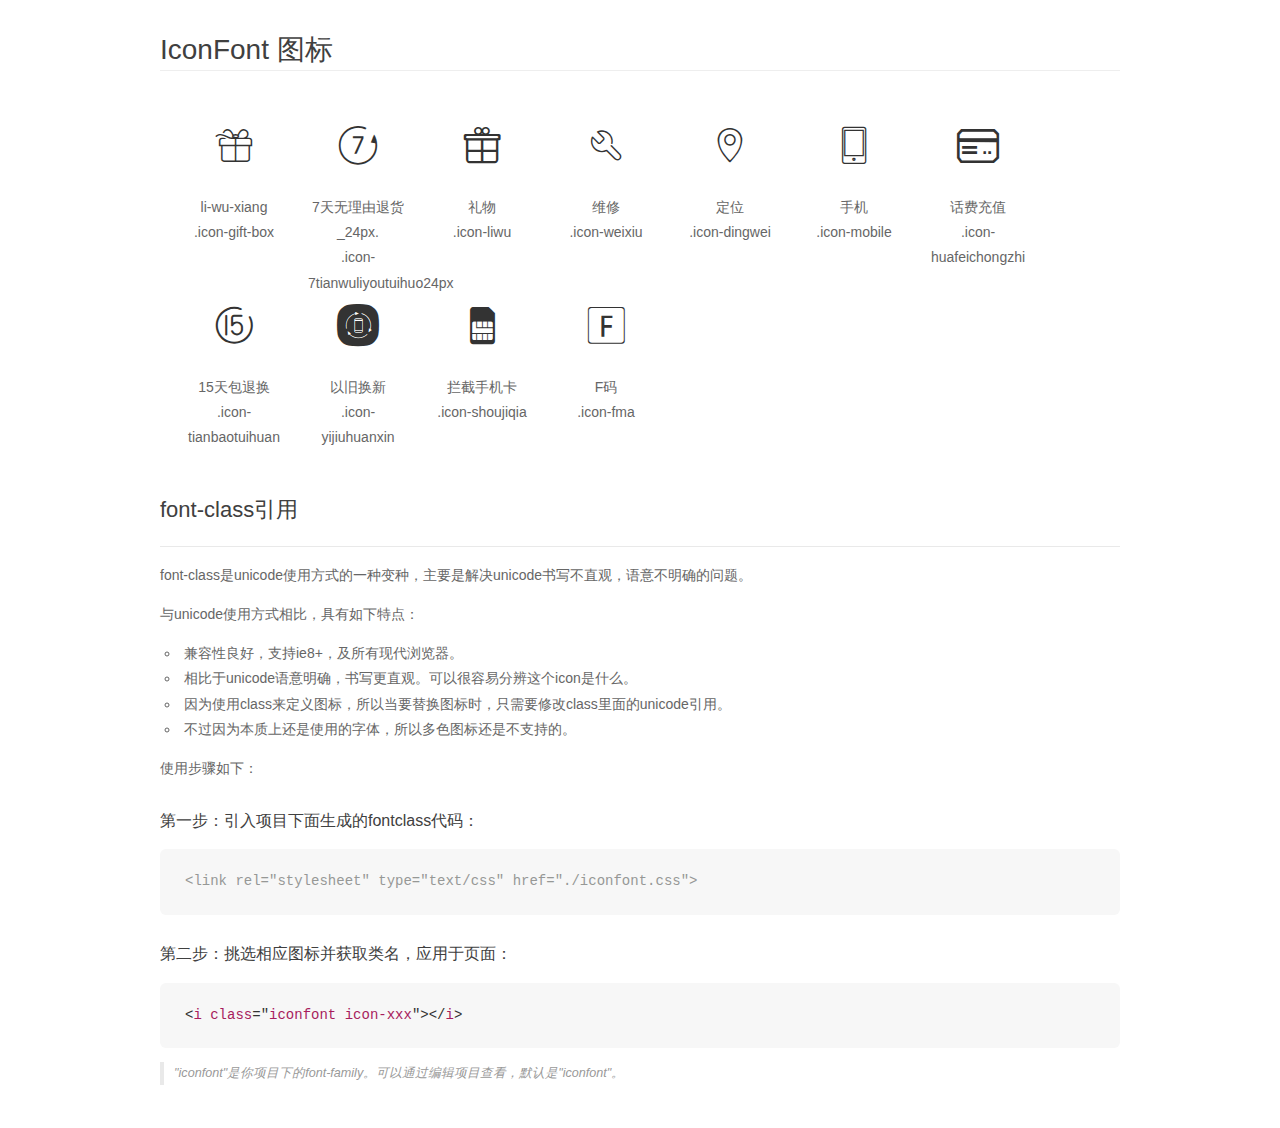
<file: iconfont/demo_fontclass.html>
<!DOCTYPE html>
<html>
<head>
    <meta charset="utf-8"/>
    <title>IconFont</title>
    <link rel="stylesheet" href="demo.css">
    <link rel="stylesheet" href="iconfont.css">
</head>
<body>
    <div class="main markdown">
        <h1>IconFont 图标</h1>
        <ul class="icon_lists clear">
            
                <li>
                <i class="icon iconfont icon-gift-box"></i>
                    <div class="name">li-wu-xiang</div>
                    <div class="fontclass">.icon-gift-box</div>
                </li>
            
                <li>
                <i class="icon iconfont icon-7tianwuliyoutuihuo24px"></i>
                    <div class="name">7天无理由退货_24px.</div>
                    <div class="fontclass">.icon-7tianwuliyoutuihuo24px</div>
                </li>
            
                <li>
                <i class="icon iconfont icon-liwu"></i>
                    <div class="name">礼物</div>
                    <div class="fontclass">.icon-liwu</div>
                </li>
            
                <li>
                <i class="icon iconfont icon-weixiu"></i>
                    <div class="name">维修</div>
                    <div class="fontclass">.icon-weixiu</div>
                </li>
            
                <li>
                <i class="icon iconfont icon-dingwei"></i>
                    <div class="name">定位</div>
                    <div class="fontclass">.icon-dingwei</div>
                </li>
            
                <li>
                <i class="icon iconfont icon-mobile"></i>
                    <div class="name">手机</div>
                    <div class="fontclass">.icon-mobile</div>
                </li>
            
                <li>
                <i class="icon iconfont icon-huafeichongzhi"></i>
                    <div class="name">话费充值</div>
                    <div class="fontclass">.icon-huafeichongzhi</div>
                </li>
            
                <li>
                <i class="icon iconfont icon-tianbaotuihuan"></i>
                    <div class="name">15天包退换</div>
                    <div class="fontclass">.icon-tianbaotuihuan</div>
                </li>
            
                <li>
                <i class="icon iconfont icon-yijiuhuanxin"></i>
                    <div class="name">以旧换新</div>
                    <div class="fontclass">.icon-yijiuhuanxin</div>
                </li>
            
                <li>
                <i class="icon iconfont icon-shoujiqia"></i>
                    <div class="name">拦截手机卡</div>
                    <div class="fontclass">.icon-shoujiqia</div>
                </li>
            
                <li>
                <i class="icon iconfont icon-fma"></i>
                    <div class="name">F码</div>
                    <div class="fontclass">.icon-fma</div>
                </li>
            
        </ul>

        <h2 id="font-class-">font-class引用</h2>
        <hr>

        <p>font-class是unicode使用方式的一种变种，主要是解决unicode书写不直观，语意不明确的问题。</p>
        <p>与unicode使用方式相比，具有如下特点：</p>
        <ul>
        <li>兼容性良好，支持ie8+，及所有现代浏览器。</li>
        <li>相比于unicode语意明确，书写更直观。可以很容易分辨这个icon是什么。</li>
        <li>因为使用class来定义图标，所以当要替换图标时，只需要修改class里面的unicode引用。</li>
        <li>不过因为本质上还是使用的字体，所以多色图标还是不支持的。</li>
        </ul>
        <p>使用步骤如下：</p>
        <h3 id="-fontclass-">第一步：引入项目下面生成的fontclass代码：</h3>


        <pre><code class="lang-js hljs javascript"><span class="hljs-comment">&lt;link rel="stylesheet" type="text/css" href="./iconfont.css"&gt;</span></code></pre>
        <h3 id="-">第二步：挑选相应图标并获取类名，应用于页面：</h3>
        <pre><code class="lang-css hljs">&lt;<span class="hljs-selector-tag">i</span> <span class="hljs-selector-tag">class</span>="<span class="hljs-selector-tag">iconfont</span> <span class="hljs-selector-tag">icon-xxx</span>"&gt;&lt;/<span class="hljs-selector-tag">i</span>&gt;</code></pre>
        <blockquote>
        <p>"iconfont"是你项目下的font-family。可以通过编辑项目查看，默认是"iconfont"。</p>
        </blockquote>
    </div>
</body>
</html>
</file>
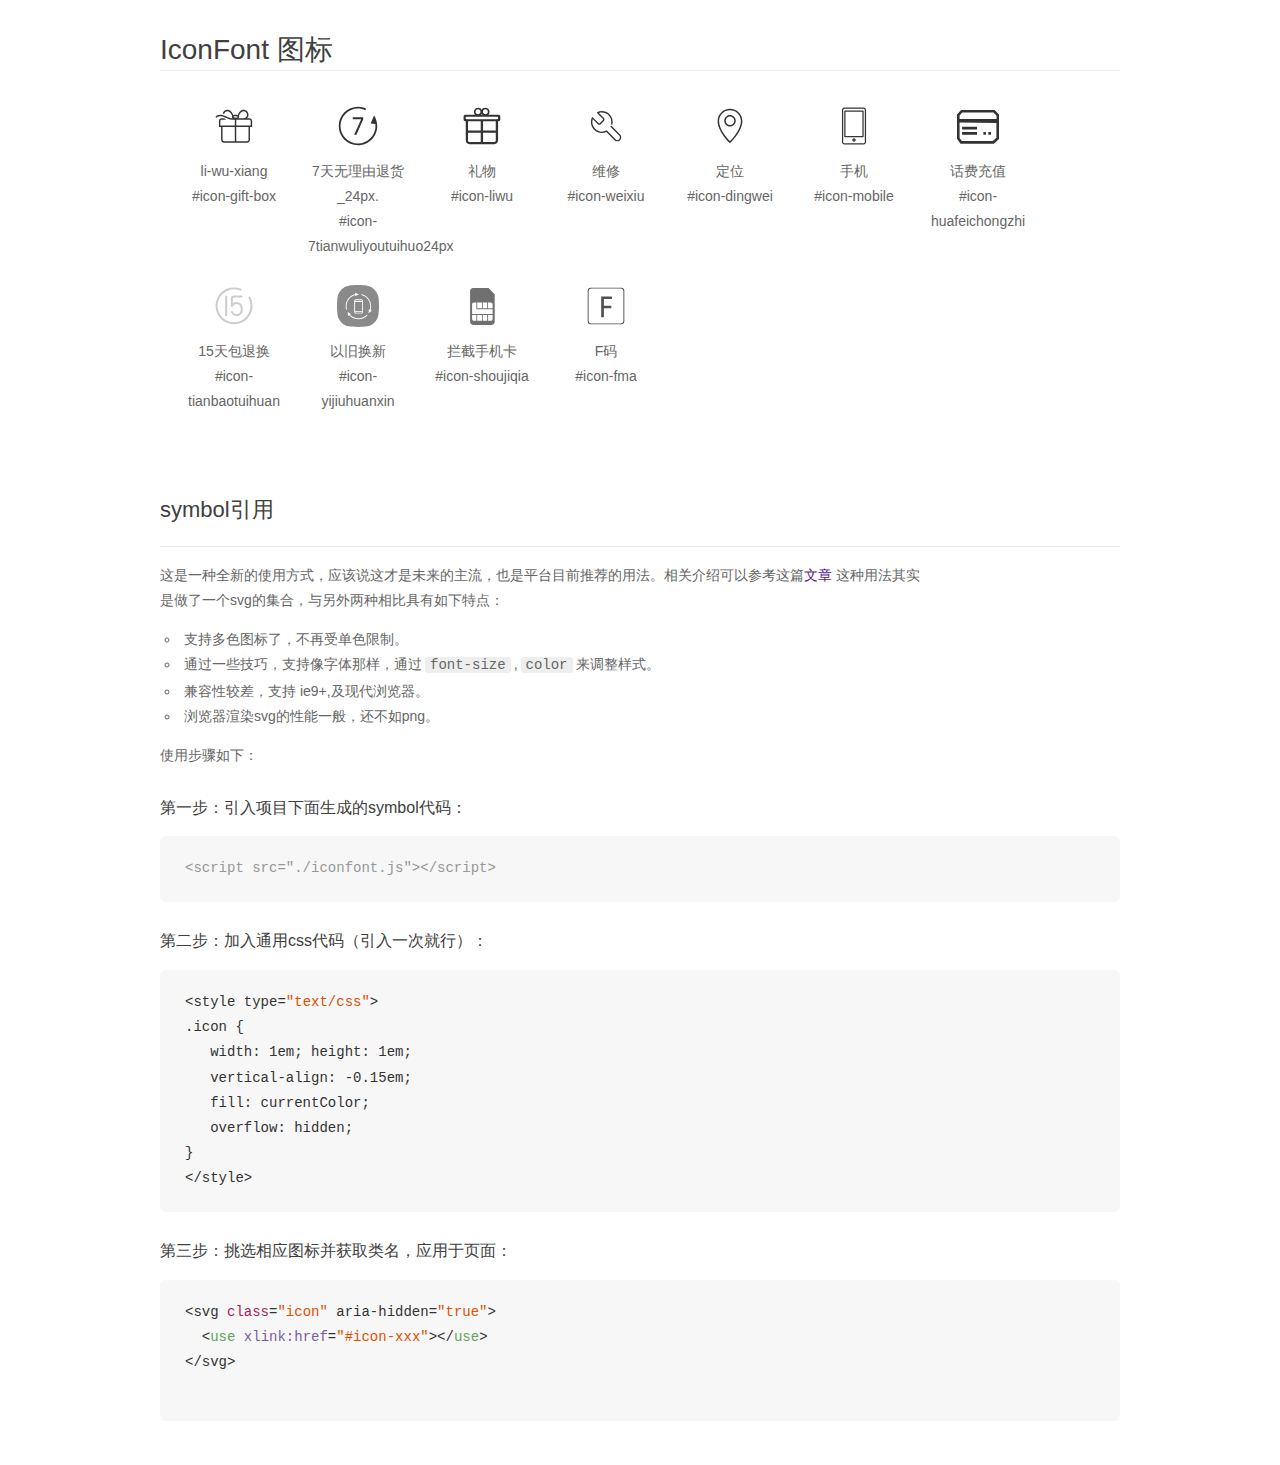
<file: iconfont/demo_symbol.html>
<!DOCTYPE html>
<html>
<head>
    <meta charset="utf-8"/>
    <title>IconFont</title>
    <link rel="stylesheet" href="demo.css">
    <script src="iconfont.js"></script>

    <style type="text/css">
        .icon {
          /* 通过设置 font-size 来改变图标大小 */
          width: 1em; height: 1em;
          /* 图标和文字相邻时，垂直对齐 */
          vertical-align: -0.15em;
          /* 通过设置 color 来改变 SVG 的颜色/fill */
          fill: currentColor;
          /* path 和 stroke 溢出 viewBox 部分在 IE 下会显示
             normalize.css 中也包含这行 */
          overflow: hidden;
        }

    </style>
</head>
<body>
    <div class="main markdown">
        <h1>IconFont 图标</h1>
        <ul class="icon_lists clear">
            
                <li>
                    <svg class="icon" aria-hidden="true">
                        <use xlink:href="#icon-gift-box"></use>
                    </svg>
                    <div class="name">li-wu-xiang</div>
                    <div class="fontclass">#icon-gift-box</div>
                </li>
            
                <li>
                    <svg class="icon" aria-hidden="true">
                        <use xlink:href="#icon-7tianwuliyoutuihuo24px"></use>
                    </svg>
                    <div class="name">7天无理由退货_24px.</div>
                    <div class="fontclass">#icon-7tianwuliyoutuihuo24px</div>
                </li>
            
                <li>
                    <svg class="icon" aria-hidden="true">
                        <use xlink:href="#icon-liwu"></use>
                    </svg>
                    <div class="name">礼物</div>
                    <div class="fontclass">#icon-liwu</div>
                </li>
            
                <li>
                    <svg class="icon" aria-hidden="true">
                        <use xlink:href="#icon-weixiu"></use>
                    </svg>
                    <div class="name">维修</div>
                    <div class="fontclass">#icon-weixiu</div>
                </li>
            
                <li>
                    <svg class="icon" aria-hidden="true">
                        <use xlink:href="#icon-dingwei"></use>
                    </svg>
                    <div class="name">定位</div>
                    <div class="fontclass">#icon-dingwei</div>
                </li>
            
                <li>
                    <svg class="icon" aria-hidden="true">
                        <use xlink:href="#icon-mobile"></use>
                    </svg>
                    <div class="name">手机</div>
                    <div class="fontclass">#icon-mobile</div>
                </li>
            
                <li>
                    <svg class="icon" aria-hidden="true">
                        <use xlink:href="#icon-huafeichongzhi"></use>
                    </svg>
                    <div class="name">话费充值</div>
                    <div class="fontclass">#icon-huafeichongzhi</div>
                </li>
            
                <li>
                    <svg class="icon" aria-hidden="true">
                        <use xlink:href="#icon-tianbaotuihuan"></use>
                    </svg>
                    <div class="name">15天包退换</div>
                    <div class="fontclass">#icon-tianbaotuihuan</div>
                </li>
            
                <li>
                    <svg class="icon" aria-hidden="true">
                        <use xlink:href="#icon-yijiuhuanxin"></use>
                    </svg>
                    <div class="name">以旧换新</div>
                    <div class="fontclass">#icon-yijiuhuanxin</div>
                </li>
            
                <li>
                    <svg class="icon" aria-hidden="true">
                        <use xlink:href="#icon-shoujiqia"></use>
                    </svg>
                    <div class="name">拦截手机卡</div>
                    <div class="fontclass">#icon-shoujiqia</div>
                </li>
            
                <li>
                    <svg class="icon" aria-hidden="true">
                        <use xlink:href="#icon-fma"></use>
                    </svg>
                    <div class="name">F码</div>
                    <div class="fontclass">#icon-fma</div>
                </li>
            
        </ul>


        <h2 id="symbol-">symbol引用</h2>
        <hr>

        <p>这是一种全新的使用方式，应该说这才是未来的主流，也是平台目前推荐的用法。相关介绍可以参考这篇<a href="">文章</a>
        这种用法其实是做了一个svg的集合，与另外两种相比具有如下特点：</p>
        <ul>
          <li>支持多色图标了，不再受单色限制。</li>
          <li>通过一些技巧，支持像字体那样，通过<code>font-size</code>,<code>color</code>来调整样式。</li>
          <li>兼容性较差，支持 ie9+,及现代浏览器。</li>
          <li>浏览器渲染svg的性能一般，还不如png。</li>
        </ul>
        <p>使用步骤如下：</p>
        <h3 id="-symbol-">第一步：引入项目下面生成的symbol代码：</h3>
        <pre><code class="lang-js hljs javascript"><span class="hljs-comment">&lt;script src="./iconfont.js"&gt;&lt;/script&gt;</span></code></pre>
        <h3 id="-css-">第二步：加入通用css代码（引入一次就行）：</h3>
        <pre><code class="lang-js hljs javascript">&lt;style type=<span class="hljs-string">"text/css"</span>&gt;
.icon {
   width: <span class="hljs-number">1</span>em; height: <span class="hljs-number">1</span>em;
   vertical-align: <span class="hljs-number">-0.15</span>em;
   fill: currentColor;
   overflow: hidden;
}
&lt;<span class="hljs-regexp">/style&gt;</span></code></pre>
        <h3 id="-">第三步：挑选相应图标并获取类名，应用于页面：</h3>
        <pre><code class="lang-js hljs javascript">&lt;svg <span class="hljs-class"><span class="hljs-keyword">class</span></span>=<span class="hljs-string">"icon"</span> aria-hidden=<span class="hljs-string">"true"</span>&gt;<span class="xml"><span class="hljs-tag">
  &lt;<span class="hljs-name">use</span> <span class="hljs-attr">xlink:href</span>=<span class="hljs-string">"#icon-xxx"</span>&gt;</span><span class="hljs-tag">&lt;/<span class="hljs-name">use</span>&gt;</span>
</span>&lt;<span class="hljs-regexp">/svg&gt;
        </span></code></pre>
    </div>
</body>
</html>
</file>
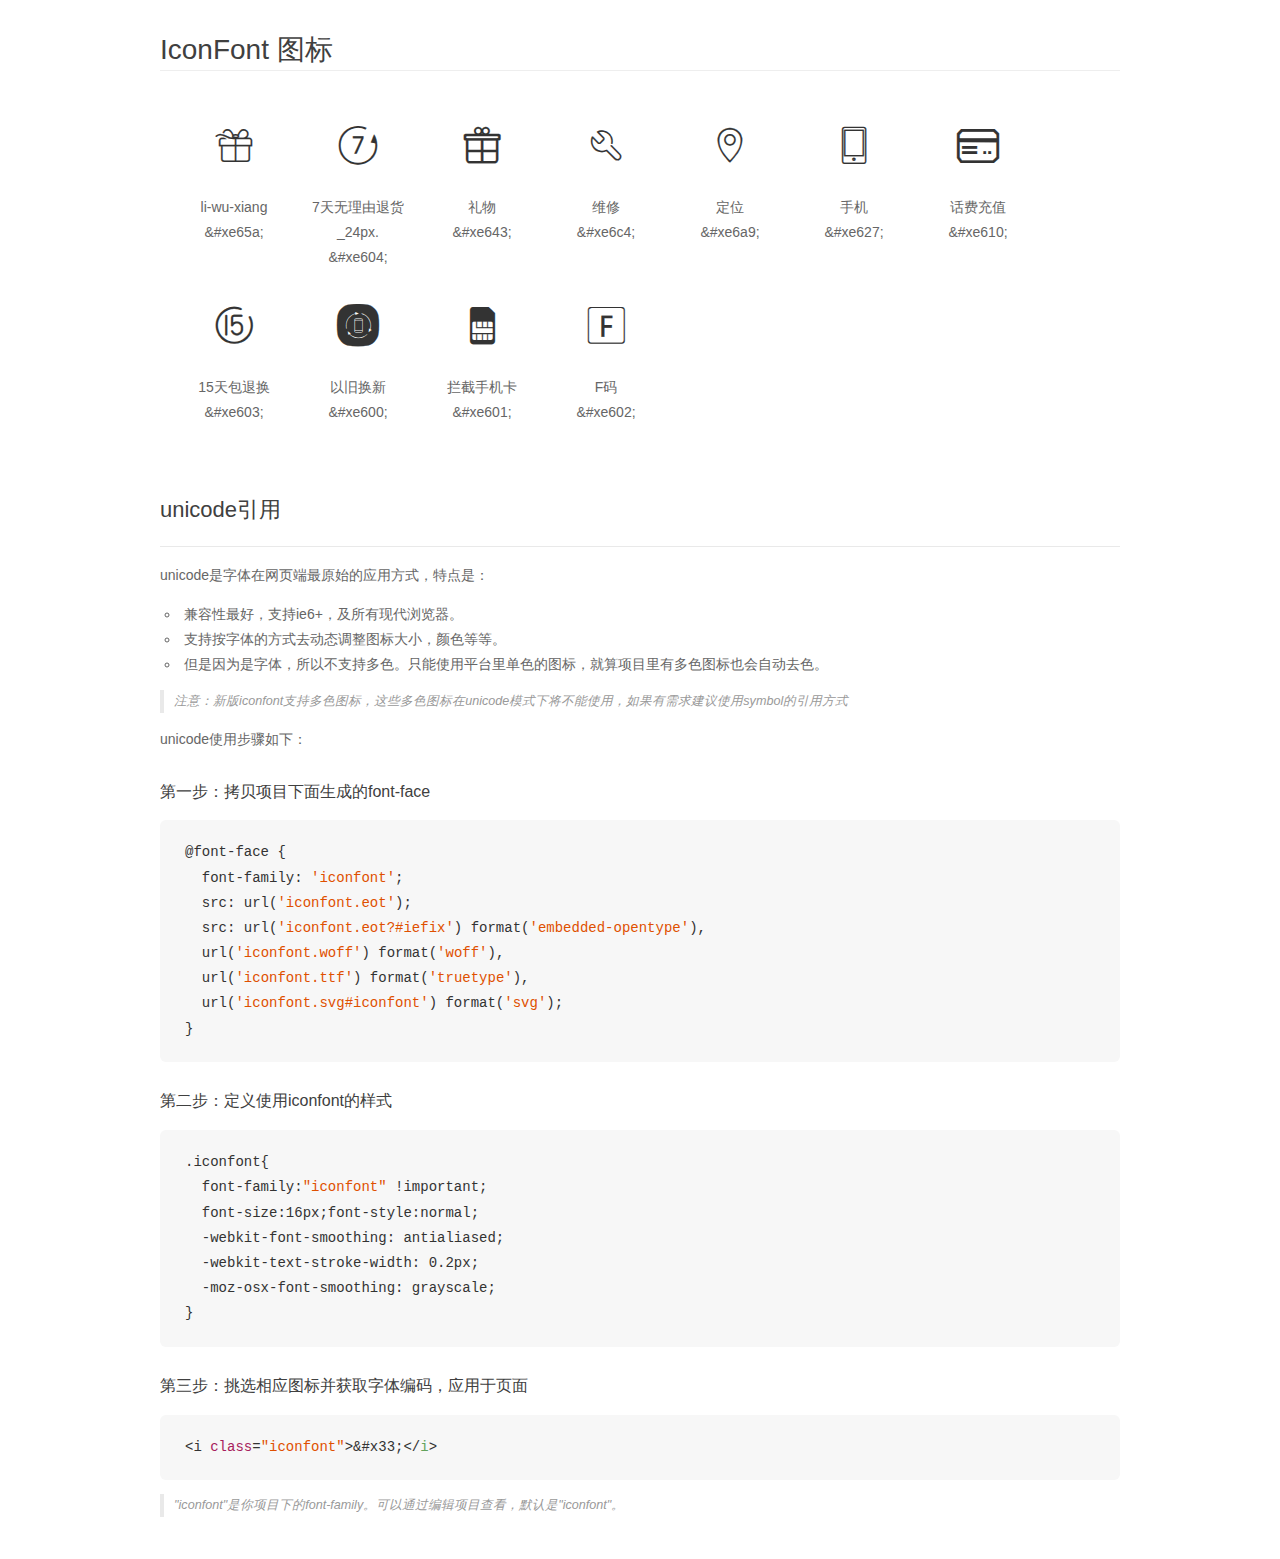
<file: iconfont/demo_unicode.html>
<!DOCTYPE html>
<html>
<head>
    <meta charset="utf-8"/>
    <title>IconFont</title>
    <link rel="stylesheet" href="demo.css">

    <style type="text/css">

        @font-face {font-family: "iconfont";
          src: url('iconfont.eot'); /* IE9*/
          src: url('iconfont.eot#iefix') format('embedded-opentype'), /* IE6-IE8 */
          url('iconfont.woff') format('woff'), /* chrome, firefox */
          url('iconfont.ttf') format('truetype'), /* chrome, firefox, opera, Safari, Android, iOS 4.2+*/
          url('iconfont.svg#iconfont') format('svg'); /* iOS 4.1- */
        }

        .iconfont {
          font-family:"iconfont" !important;
          font-size:16px;
          font-style:normal;
          -webkit-font-smoothing: antialiased;
          -webkit-text-stroke-width: 0.2px;
          -moz-osx-font-smoothing: grayscale;
        }

    </style>
</head>
<body>
    <div class="main markdown">
        <h1>IconFont 图标</h1>
        <ul class="icon_lists clear">
            
                <li>
                <i class="icon iconfont">&#xe65a;</i>
                    <div class="name">li-wu-xiang</div>
                    <div class="code">&amp;#xe65a;</div>
                </li>
            
                <li>
                <i class="icon iconfont">&#xe604;</i>
                    <div class="name">7天无理由退货_24px.</div>
                    <div class="code">&amp;#xe604;</div>
                </li>
            
                <li>
                <i class="icon iconfont">&#xe643;</i>
                    <div class="name">礼物</div>
                    <div class="code">&amp;#xe643;</div>
                </li>
            
                <li>
                <i class="icon iconfont">&#xe6c4;</i>
                    <div class="name">维修</div>
                    <div class="code">&amp;#xe6c4;</div>
                </li>
            
                <li>
                <i class="icon iconfont">&#xe6a9;</i>
                    <div class="name">定位</div>
                    <div class="code">&amp;#xe6a9;</div>
                </li>
            
                <li>
                <i class="icon iconfont">&#xe627;</i>
                    <div class="name">手机</div>
                    <div class="code">&amp;#xe627;</div>
                </li>
            
                <li>
                <i class="icon iconfont">&#xe610;</i>
                    <div class="name">话费充值</div>
                    <div class="code">&amp;#xe610;</div>
                </li>
            
                <li>
                <i class="icon iconfont">&#xe603;</i>
                    <div class="name">15天包退换</div>
                    <div class="code">&amp;#xe603;</div>
                </li>
            
                <li>
                <i class="icon iconfont">&#xe600;</i>
                    <div class="name">以旧换新</div>
                    <div class="code">&amp;#xe600;</div>
                </li>
            
                <li>
                <i class="icon iconfont">&#xe601;</i>
                    <div class="name">拦截手机卡</div>
                    <div class="code">&amp;#xe601;</div>
                </li>
            
                <li>
                <i class="icon iconfont">&#xe602;</i>
                    <div class="name">F码</div>
                    <div class="code">&amp;#xe602;</div>
                </li>
            
        </ul>
        <h2 id="unicode-">unicode引用</h2>
        <hr>

        <p>unicode是字体在网页端最原始的应用方式，特点是：</p>
        <ul>
        <li>兼容性最好，支持ie6+，及所有现代浏览器。</li>
        <li>支持按字体的方式去动态调整图标大小，颜色等等。</li>
        <li>但是因为是字体，所以不支持多色。只能使用平台里单色的图标，就算项目里有多色图标也会自动去色。</li>
        </ul>
        <blockquote>
        <p>注意：新版iconfont支持多色图标，这些多色图标在unicode模式下将不能使用，如果有需求建议使用symbol的引用方式</p>
        </blockquote>
        <p>unicode使用步骤如下：</p>
        <h3 id="-font-face">第一步：拷贝项目下面生成的font-face</h3>
        <pre><code class="lang-js hljs javascript">@font-face {
  font-family: <span class="hljs-string">'iconfont'</span>;
  src: url(<span class="hljs-string">'iconfont.eot'</span>);
  src: url(<span class="hljs-string">'iconfont.eot?#iefix'</span>) format(<span class="hljs-string">'embedded-opentype'</span>),
  url(<span class="hljs-string">'iconfont.woff'</span>) format(<span class="hljs-string">'woff'</span>),
  url(<span class="hljs-string">'iconfont.ttf'</span>) format(<span class="hljs-string">'truetype'</span>),
  url(<span class="hljs-string">'iconfont.svg#iconfont'</span>) format(<span class="hljs-string">'svg'</span>);
}
</code></pre>
        <h3 id="-iconfont-">第二步：定义使用iconfont的样式</h3>
        <pre><code class="lang-js hljs javascript">.iconfont{
  font-family:<span class="hljs-string">"iconfont"</span> !important;
  font-size:<span class="hljs-number">16</span>px;font-style:normal;
  -webkit-font-smoothing: antialiased;
  -webkit-text-stroke-width: <span class="hljs-number">0.2</span>px;
  -moz-osx-font-smoothing: grayscale;
}
</code></pre>
        <h3 id="-">第三步：挑选相应图标并获取字体编码，应用于页面</h3>
        <pre><code class="lang-js hljs javascript">&lt;i <span class="hljs-class"><span class="hljs-keyword">class</span></span>=<span class="hljs-string">"iconfont"</span>&gt;&amp;#x33;<span class="xml"><span class="hljs-tag">&lt;/<span class="hljs-name">i</span>&gt;</span></span></code></pre>

        <blockquote>
        <p>"iconfont"是你项目下的font-family。可以通过编辑项目查看，默认是"iconfont"。</p>
        </blockquote>
    </div>


</body>
</html>
</file>
<file: iconfont/iconfont.css>
@font-face {font-family: "iconfont";
  src: url('iconfont.eot?t=1508653706484'); /* IE9*/
  src: url('iconfont.eot?t=1508653706484#iefix') format('embedded-opentype'), /* IE6-IE8 */
  url('[data-uri]') format('woff'),
  url('iconfont.ttf?t=1508653706484') format('truetype'), /* chrome, firefox, opera, Safari, Android, iOS 4.2+*/
  url('iconfont.svg?t=1508653706484#iconfont') format('svg'); /* iOS 4.1- */
}

.iconfont {
  font-family:"iconfont" !important;
  font-size:16px;
  font-style:normal;
  -webkit-font-smoothing: antialiased;
  -moz-osx-font-smoothing: grayscale;
}

.icon-gift-box:before { content: "\e65a"; }

.icon-7tianwuliyoutuihuo24px:before { content: "\e604"; }

.icon-liwu:before { content: "\e643"; }

.icon-weixiu:before { content: "\e6c4"; }

.icon-dingwei:before { content: "\e6a9"; }

.icon-mobile:before { content: "\e627"; }

.icon-huafeichongzhi:before { content: "\e610"; }

.icon-tianbaotuihuan:before { content: "\e603"; }

.icon-yijiuhuanxin:before { content: "\e600"; }

.icon-shoujiqia:before { content: "\e601"; }

.icon-fma:before { content: "\e602"; }
</file>
<file: iconfont/demo.css>
*{margin: 0;padding: 0;list-style: none;}
/*
KISSY CSS Reset
理念：1. reset 的目的不是清除浏览器的默认样式，这仅是部分工作。清除和重置是紧密不可分的。
2. reset 的目的不是让默认样式在所有浏览器下一致，而是减少默认样式有可能带来的问题。
3. reset 期望提供一套普适通用的基础样式。但没有银弹，推荐根据具体需求，裁剪和修改后再使用。
特色：1. 适应中文；2. 基于最新主流浏览器。
维护：玉伯<lifesinger@gmail.com>, 正淳<ragecarrier@gmail.com>
 */

/** 清除内外边距 **/
body, h1, h2, h3, h4, h5, h6, hr, p, blockquote, /* structural elements 结构元素 */
dl, dt, dd, ul, ol, li, /* list elements 列表元素 */
pre, /* text formatting elements 文本格式元素 */
form, fieldset, legend, button, input, textarea, /* form elements 表单元素 */
th, td /* table elements 表格元素 */ {
  margin: 0;
  padding: 0;
}

/** 设置默认字体 **/
body,
button, input, select, textarea /* for ie */ {
  font: 12px/1.5 tahoma, arial, \5b8b\4f53, sans-serif;
}
h1, h2, h3, h4, h5, h6 { font-size: 100%; }
address, cite, dfn, em, var { font-style: normal; } /* 将斜体扶正 */
code, kbd, pre, samp { font-family: courier new, courier, monospace; } /* 统一等宽字体 */
small { font-size: 12px; } /* 小于 12px 的中文很难阅读，让 small 正常化 */

/** 重置列表元素 **/
ul, ol { list-style: none; }

/** 重置文本格式元素 **/
a { text-decoration: none; }
a:hover { text-decoration: underline; }


/** 重置表单元素 **/
legend { color: #000; } /* for ie6 */
fieldset, img { border: 0; } /* img 搭车：让链接里的 img 无边框 */
button, input, select, textarea { font-size: 100%; } /* 使得表单元素在 ie 下能继承字体大小 */
/* 注：optgroup 无法扶正 */

/** 重置表格元素 **/
table { border-collapse: collapse; border-spacing: 0; }

/* 清除浮动 */
.ks-clear:after, .clear:after {
  content: '\20';
  display: block;
  height: 0;
  clear: both;
}
.ks-clear, .clear {
  *zoom: 1;
}

.main {
  padding: 30px 100px;
width: 960px;
margin: 0 auto;
}
.main h1{font-size:36px; color:#333; text-align:left;margin-bottom:30px; border-bottom: 1px solid #eee;}

.helps{margin-top:40px;}
.helps pre{
  padding:20px;
  margin:10px 0;
  border:solid 1px #e7e1cd;
  background-color: #fffdef;
  overflow: auto;
}

.icon_lists{
  width: 100% !important;

}

.icon_lists li{
  float:left;
  width: 100px;
  height:180px;
  text-align: center;
  list-style: none !important;
}
.icon_lists .icon{
  font-size: 42px;
  line-height: 100px;
  margin: 10px 0;
  color:#333;
  -webkit-transition: font-size 0.25s ease-out 0s;
  -moz-transition: font-size 0.25s ease-out 0s;
  transition: font-size 0.25s ease-out 0s;

}
.icon_lists .icon:hover{
  font-size: 100px;
}



.markdown {
  color: #666;
  font-size: 14px;
  line-height: 1.8;
}

.highlight {
  line-height: 1.5;
}

.markdown img {
  vertical-align: middle;
  max-width: 100%;
}

.markdown h1 {
  color: #404040;
  font-weight: 500;
  line-height: 40px;
  margin-bottom: 24px;
}

.markdown h2,
.markdown h3,
.markdown h4,
.markdown h5,
.markdown h6 {
  color: #404040;
  margin: 1.6em 0 0.6em 0;
  font-weight: 500;
  clear: both;
}

.markdown h1 {
  font-size: 28px;
}

.markdown h2 {
  font-size: 22px;
}

.markdown h3 {
  font-size: 16px;
}

.markdown h4 {
  font-size: 14px;
}

.markdown h5 {
  font-size: 12px;
}

.markdown h6 {
  font-size: 12px;
}

.markdown hr {
  height: 1px;
  border: 0;
  background: #e9e9e9;
  margin: 16px 0;
  clear: both;
}

.markdown p,
.markdown pre {
  margin: 1em 0;
}

.markdown > p,
.markdown > blockquote,
.markdown > .highlight,
.markdown > ol,
.markdown > ul {
  width: 80%;
}

.markdown ul > li {
  list-style: circle;
}

.markdown > ul li,
.markdown blockquote ul > li {
  margin-left: 20px;
  padding-left: 4px;
}

.markdown > ul li p,
.markdown > ol li p {
  margin: 0.6em 0;
}

.markdown ol > li {
  list-style: decimal;
}

.markdown > ol li,
.markdown blockquote ol > li {
  margin-left: 20px;
  padding-left: 4px;
}

.markdown code {
  margin: 0 3px;
  padding: 0 5px;
  background: #eee;
  border-radius: 3px;
}

.markdown pre {
  border-radius: 6px;
  background: #f7f7f7;
  padding: 20px;
}

.markdown pre code {
  border: none;
  background: #f7f7f7;
  margin: 0;
}

.markdown strong,
.markdown b {
  font-weight: 600;
}

.markdown > table {
  border-collapse: collapse;
  border-spacing: 0px;
  empty-cells: show;
  border: 1px solid #e9e9e9;
  width: 95%;
  margin-bottom: 24px;
}

.markdown > table th {
  white-space: nowrap;
  color: #333;
  font-weight: 600;

}

.markdown > table th,
.markdown > table td {
  border: 1px solid #e9e9e9;
  padding: 8px 16px;
  text-align: left;
}

.markdown > table th {
  background: #F7F7F7;
}

.markdown blockquote {
  font-size: 90%;
  color: #999;
  border-left: 4px solid #e9e9e9;
  padding-left: 0.8em;
  margin: 1em 0;
  font-style: italic;
}

.markdown blockquote p {
  margin: 0;
}

.markdown .anchor {
  opacity: 0;
  transition: opacity 0.3s ease;
  margin-left: 8px;
}

.markdown .waiting {
  color: #ccc;
}

.markdown h1:hover .anchor,
.markdown h2:hover .anchor,
.markdown h3:hover .anchor,
.markdown h4:hover .anchor,
.markdown h5:hover .anchor,
.markdown h6:hover .anchor {
  opacity: 1;
  display: inline-block;
}

.markdown > br,
.markdown > p > br {
  clear: both;
}


.hljs {
  display: block;
  background: white;
  padding: 0.5em;
  color: #333333;
  overflow-x: auto;
}

.hljs-comment,
.hljs-meta {
  color: #969896;
}

.hljs-string,
.hljs-variable,
.hljs-template-variable,
.hljs-strong,
.hljs-emphasis,
.hljs-quote {
  color: #df5000;
}

.hljs-keyword,
.hljs-selector-tag,
.hljs-type {
  color: #a71d5d;
}

.hljs-literal,
.hljs-symbol,
.hljs-bullet,
.hljs-attribute {
  color: #0086b3;
}

.hljs-section,
.hljs-name {
  color: #63a35c;
}

.hljs-tag {
  color: #333333;
}

.hljs-title,
.hljs-attr,
.hljs-selector-id,
.hljs-selector-class,
.hljs-selector-attr,
.hljs-selector-pseudo {
  color: #795da3;
}

.hljs-addition {
  color: #55a532;
  background-color: #eaffea;
}

.hljs-deletion {
  color: #bd2c00;
  background-color: #ffecec;
}

.hljs-link {
  text-decoration: underline;
}

pre{
  background: #fff;
}
</file>
